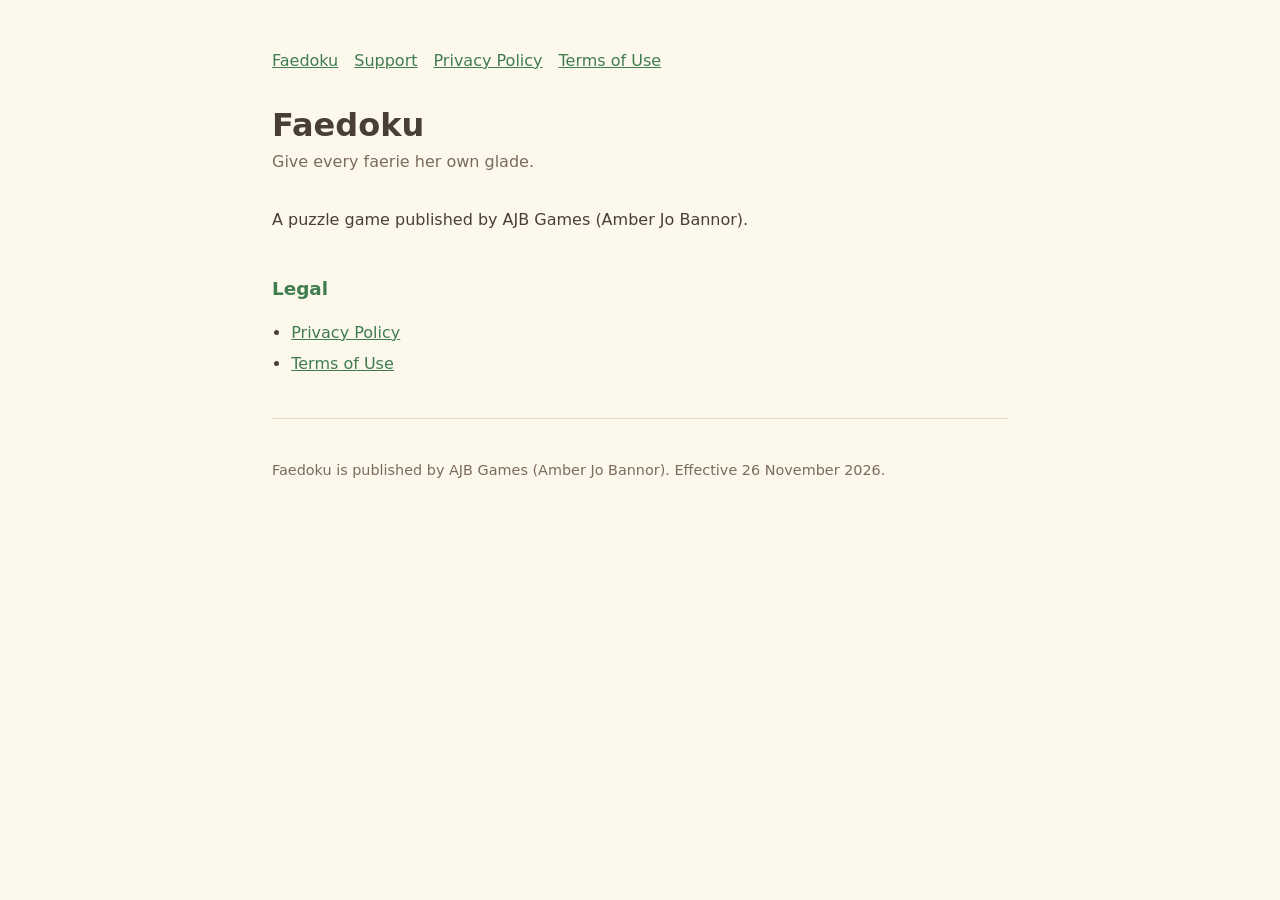
<file: index.html>
<!doctype html>
<html lang="en">
<head>
<meta charset="utf-8">
<meta name="viewport" content="width=device-width, initial-scale=1">
<title>Faedoku</title>
<meta name="description" content="Legal pages for the puzzle game Faedoku.">
<link rel="stylesheet" href="style.css">
</head>
<body>
<main>
<nav><a href="./">Faedoku</a><a href="support.html">Support</a><a href="privacy.html">Privacy Policy</a><a href="terms.html">Terms of Use</a></nav>

<h1>Faedoku</h1>
<p class="sub">Give every faerie her own glade.</p>
<p>A puzzle game published by AJB Games (Amber Jo Bannor).</p>
<h2>Legal</h2>
<ul>
<li><a href="privacy.html">Privacy Policy</a></li>
<li><a href="terms.html">Terms of Use</a></li>
</ul>

<hr>
<footer>Faedoku is published by AJB Games (Amber Jo Bannor). Effective 26 November 2026.</footer>
</main>
</body>
</html>
</file>
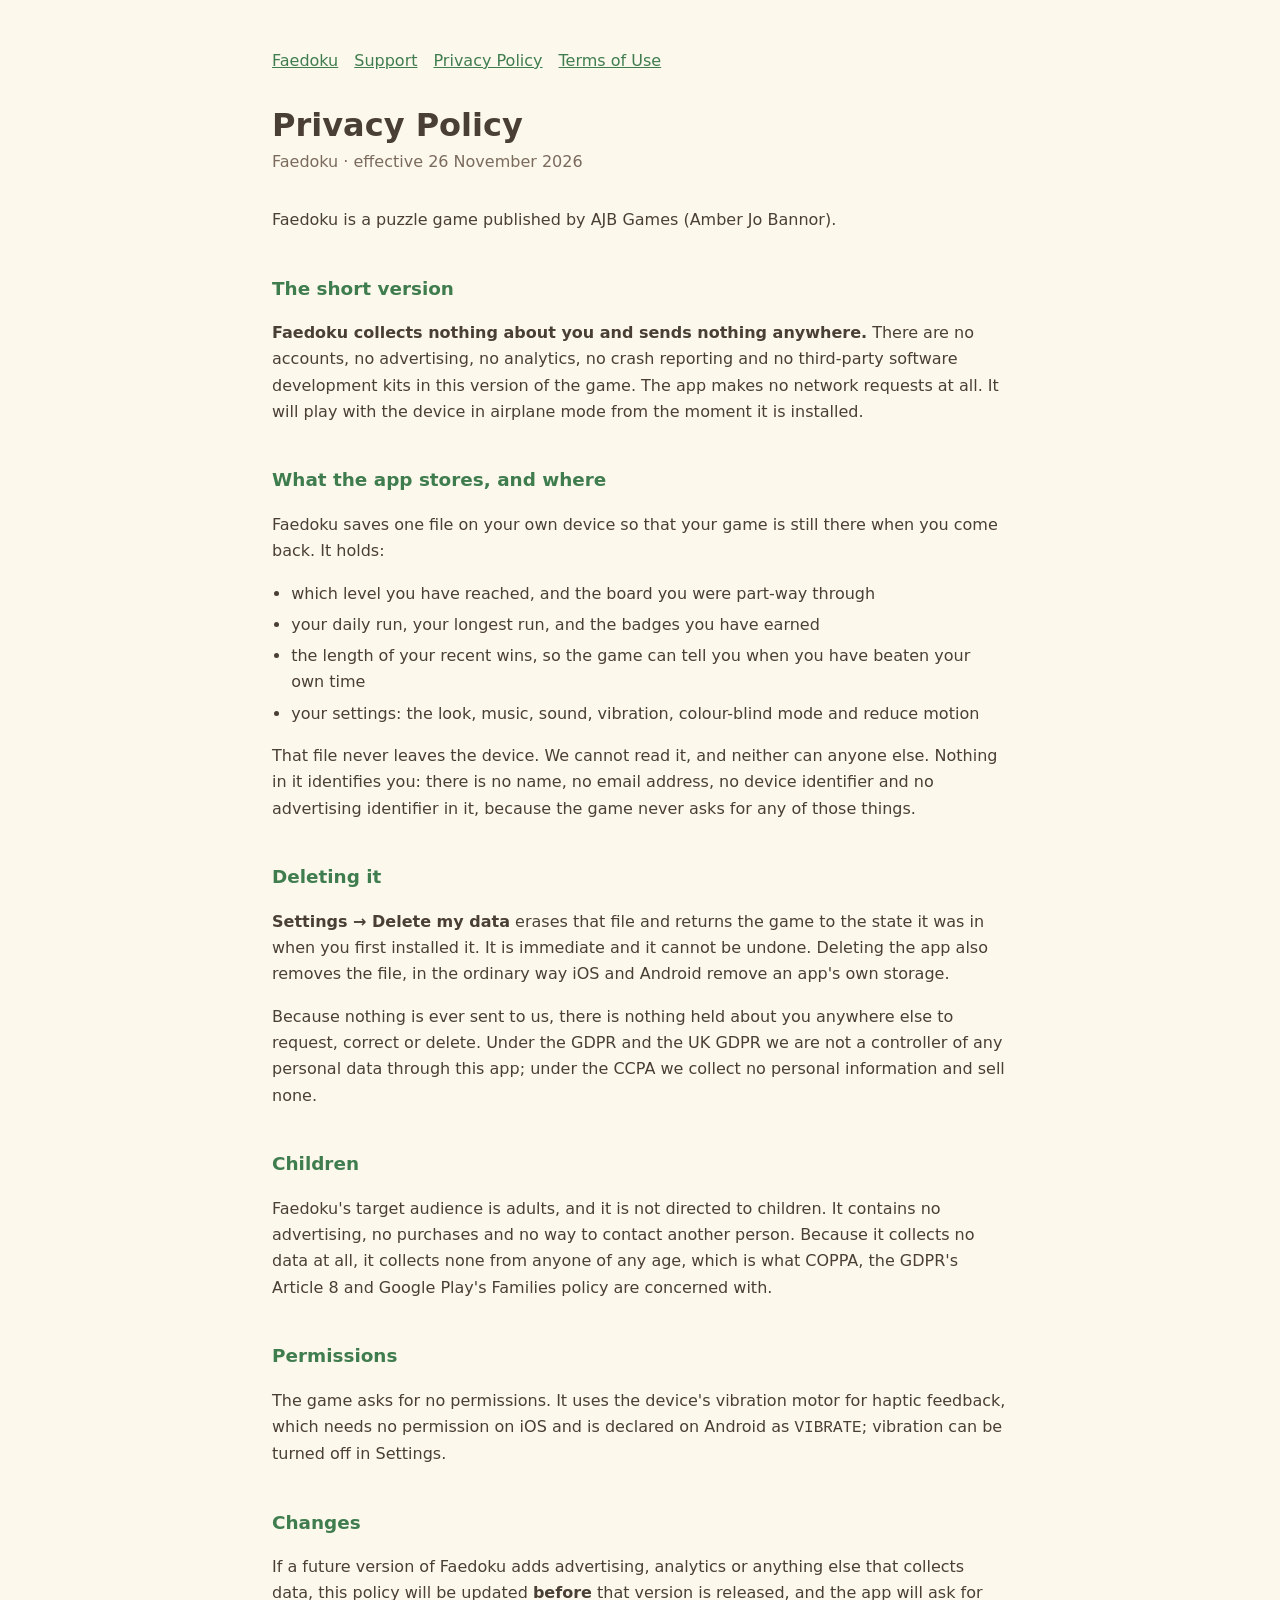
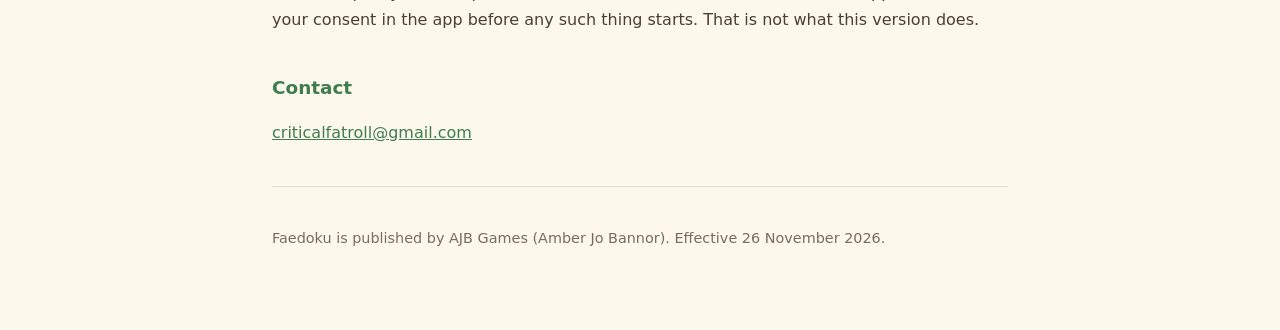
<file: privacy.html>
<!doctype html>
<html lang="en">
<head>
<meta charset="utf-8">
<meta name="viewport" content="width=device-width, initial-scale=1">
<title>Faedoku — Privacy Policy</title>
<meta name="description" content="What Faedoku stores on your device, and why it sends nothing anywhere.">
<link rel="stylesheet" href="style.css">
</head>
<body>
<main>
<nav><a href="./">Faedoku</a><a href="support.html">Support</a><a href="privacy.html">Privacy Policy</a><a href="terms.html">Terms of Use</a></nav>

<h1>Privacy Policy</h1>
<p class="sub">Faedoku &middot; effective 26 November 2026</p>

<p>Faedoku is a puzzle game published by AJB Games (Amber Jo Bannor).</p>

<h2>The short version</h2>
<p><strong>Faedoku collects nothing about you and sends nothing anywhere.</strong> There are
no accounts, no advertising, no analytics, no crash reporting and no third-party software
development kits in this version of the game. The app makes no network requests at all. It
will play with the device in airplane mode from the moment it is installed.</p>

<h2>What the app stores, and where</h2>
<p>Faedoku saves one file on your own device so that your game is still there when you come
back. It holds:</p>
<ul>
<li>which level you have reached, and the board you were part-way through</li>
<li>your daily run, your longest run, and the badges you have earned</li>
<li>the length of your recent wins, so the game can tell you when you have beaten your own time</li>
<li>your settings: the look, music, sound, vibration, colour-blind mode and reduce motion</li>
</ul>
<p>That file never leaves the device. We cannot read it, and neither can anyone else. Nothing
in it identifies you: there is no name, no email address, no device identifier and no
advertising identifier in it, because the game never asks for any of those things.</p>

<h2>Deleting it</h2>
<p><strong>Settings &rarr; Delete my data</strong> erases that file and returns the game to the
state it was in when you first installed it. It is immediate and it cannot be undone. Deleting
the app also removes the file, in the ordinary way iOS and Android remove an app's own storage.</p>
<p>Because nothing is ever sent to us, there is nothing held about you anywhere else to request,
correct or delete. Under the GDPR and the UK GDPR we are not a controller of any personal data
through this app; under the CCPA we collect no personal information and sell none.</p>

<h2>Children</h2>
<p>Faedoku's target audience is adults, and it is not directed to children. It contains no
advertising, no purchases and no way to contact another person. Because it collects no data at
all, it collects none from anyone of any age, which is what COPPA, the GDPR's Article 8 and
Google Play's Families policy are concerned with.</p>

<h2>Permissions</h2>
<p>The game asks for no permissions. It uses the device's vibration motor for haptic feedback,
which needs no permission on iOS and is declared on Android as <code>VIBRATE</code>; vibration
can be turned off in Settings.</p>

<h2>Changes</h2>
<p>If a future version of Faedoku adds advertising, analytics or anything else that collects
data, this policy will be updated <strong>before</strong> that version is released, and the app
will ask for your consent in the app before any such thing starts. That is not what this version
does.</p>

<h2>Contact</h2>
<p><a href="mailto:criticalfatroll@gmail.com">criticalfatroll@gmail.com</a></p>

<hr>
<footer>Faedoku is published by AJB Games (Amber Jo Bannor). Effective 26 November 2026.</footer>
</main>
</body>
</html>
</file>
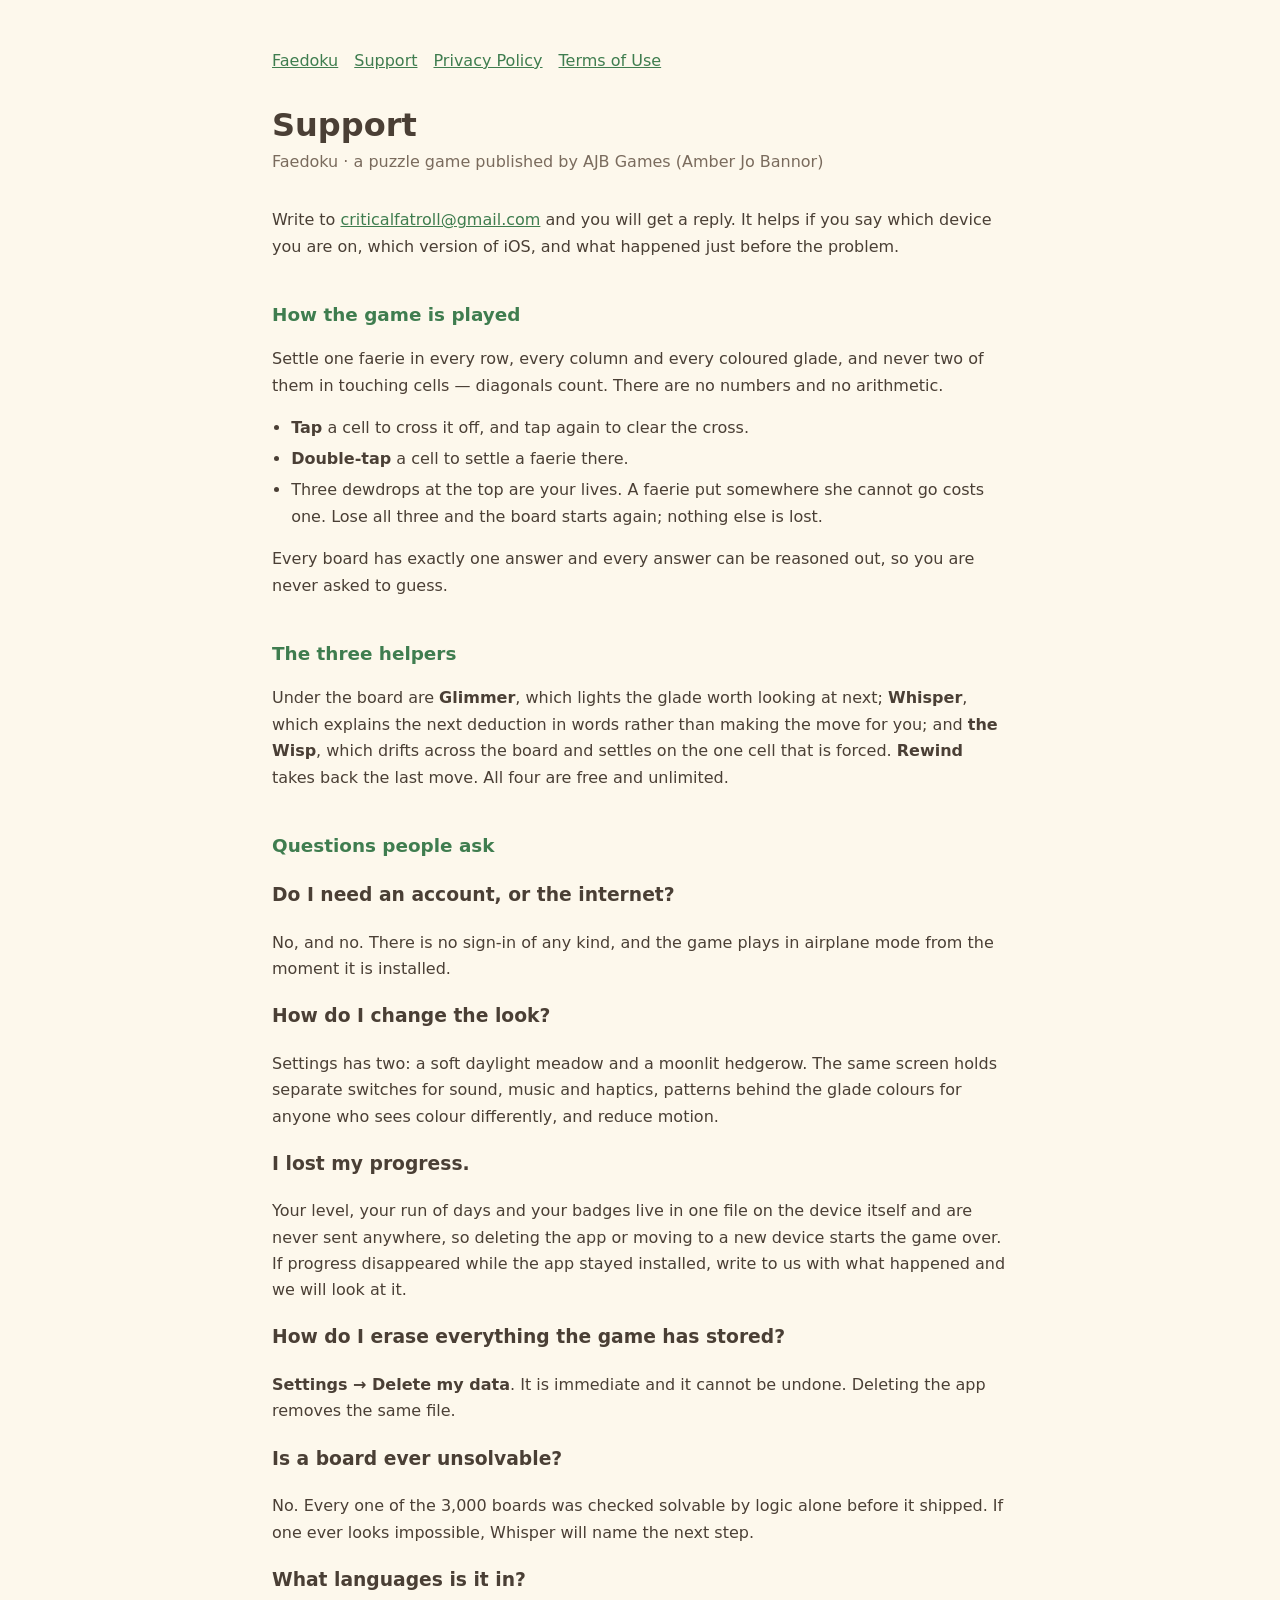
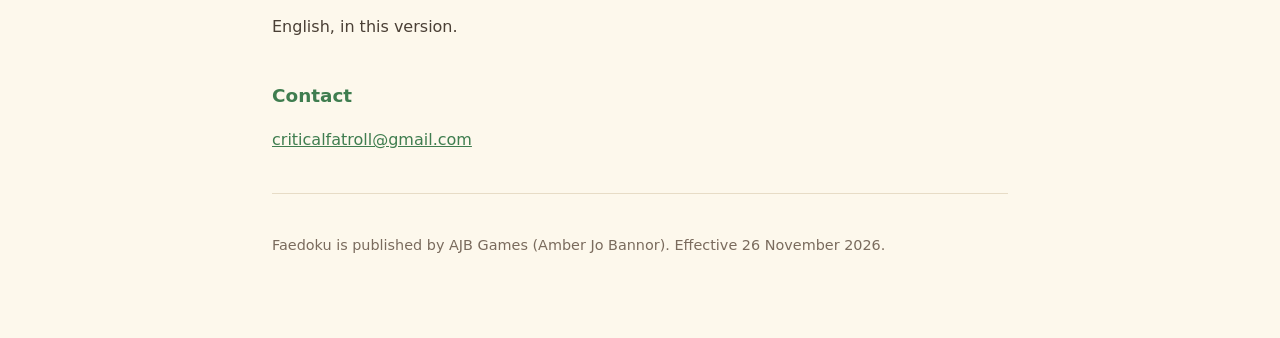
<file: support.html>
<!doctype html>
<html lang="en">
<head>
<meta charset="utf-8">
<meta name="viewport" content="width=device-width, initial-scale=1">
<title>Faedoku — Support</title>
<meta name="description" content="How to get help with Faedoku, and answers to the questions people ask most.">
<link rel="stylesheet" href="style.css">
</head>
<body>
<main>
<nav><a href="./">Faedoku</a><a href="support.html">Support</a><a href="privacy.html">Privacy Policy</a><a href="terms.html">Terms of Use</a></nav>

<h1>Support</h1>
<p class="sub">Faedoku &middot; a puzzle game published by AJB Games (Amber Jo Bannor)</p>

<p>Write to <a href="mailto:criticalfatroll@gmail.com">criticalfatroll@gmail.com</a> and you will
get a reply. It helps if you say which device you are on, which version of iOS, and what happened
just before the problem.</p>

<h2>How the game is played</h2>
<p>Settle one faerie in every row, every column and every coloured glade, and never two of them in
touching cells &mdash; diagonals count. There are no numbers and no arithmetic.</p>
<ul>
<li><strong>Tap</strong> a cell to cross it off, and tap again to clear the cross.</li>
<li><strong>Double-tap</strong> a cell to settle a faerie there.</li>
<li>Three dewdrops at the top are your lives. A faerie put somewhere she cannot go costs one.
Lose all three and the board starts again; nothing else is lost.</li>
</ul>
<p>Every board has exactly one answer and every answer can be reasoned out, so you are never
asked to guess.</p>

<h2>The three helpers</h2>
<p>Under the board are <strong>Glimmer</strong>, which lights the glade worth looking at next;
<strong>Whisper</strong>, which explains the next deduction in words rather than making the move
for you; and <strong>the Wisp</strong>, which drifts across the board and settles on the one cell
that is forced. <strong>Rewind</strong> takes back the last move. All four are free and unlimited.</p>

<h2>Questions people ask</h2>

<h3>Do I need an account, or the internet?</h3>
<p>No, and no. There is no sign-in of any kind, and the game plays in airplane mode from the
moment it is installed.</p>

<h3>How do I change the look?</h3>
<p>Settings has two: a soft daylight meadow and a moonlit hedgerow. The same screen holds separate
switches for sound, music and haptics, patterns behind the glade colours for anyone who sees colour
differently, and reduce motion.</p>

<h3>I lost my progress.</h3>
<p>Your level, your run of days and your badges live in one file on the device itself and are
never sent anywhere, so deleting the app or moving to a new device starts the game over. If
progress disappeared while the app stayed installed, write to us with what happened and we will
look at it.</p>

<h3>How do I erase everything the game has stored?</h3>
<p><strong>Settings &rarr; Delete my data</strong>. It is immediate and it cannot be undone.
Deleting the app removes the same file.</p>

<h3>Is a board ever unsolvable?</h3>
<p>No. Every one of the 3,000 boards was checked solvable by logic alone before it shipped. If one
ever looks impossible, Whisper will name the next step.</p>

<h3>What languages is it in?</h3>
<p>English, in this version.</p>

<h2>Contact</h2>
<p><a href="mailto:criticalfatroll@gmail.com">criticalfatroll@gmail.com</a></p>

<hr>
<footer>Faedoku is published by AJB Games (Amber Jo Bannor). Effective 26 November 2026.</footer>
</main>
</body>
</html>
</file>
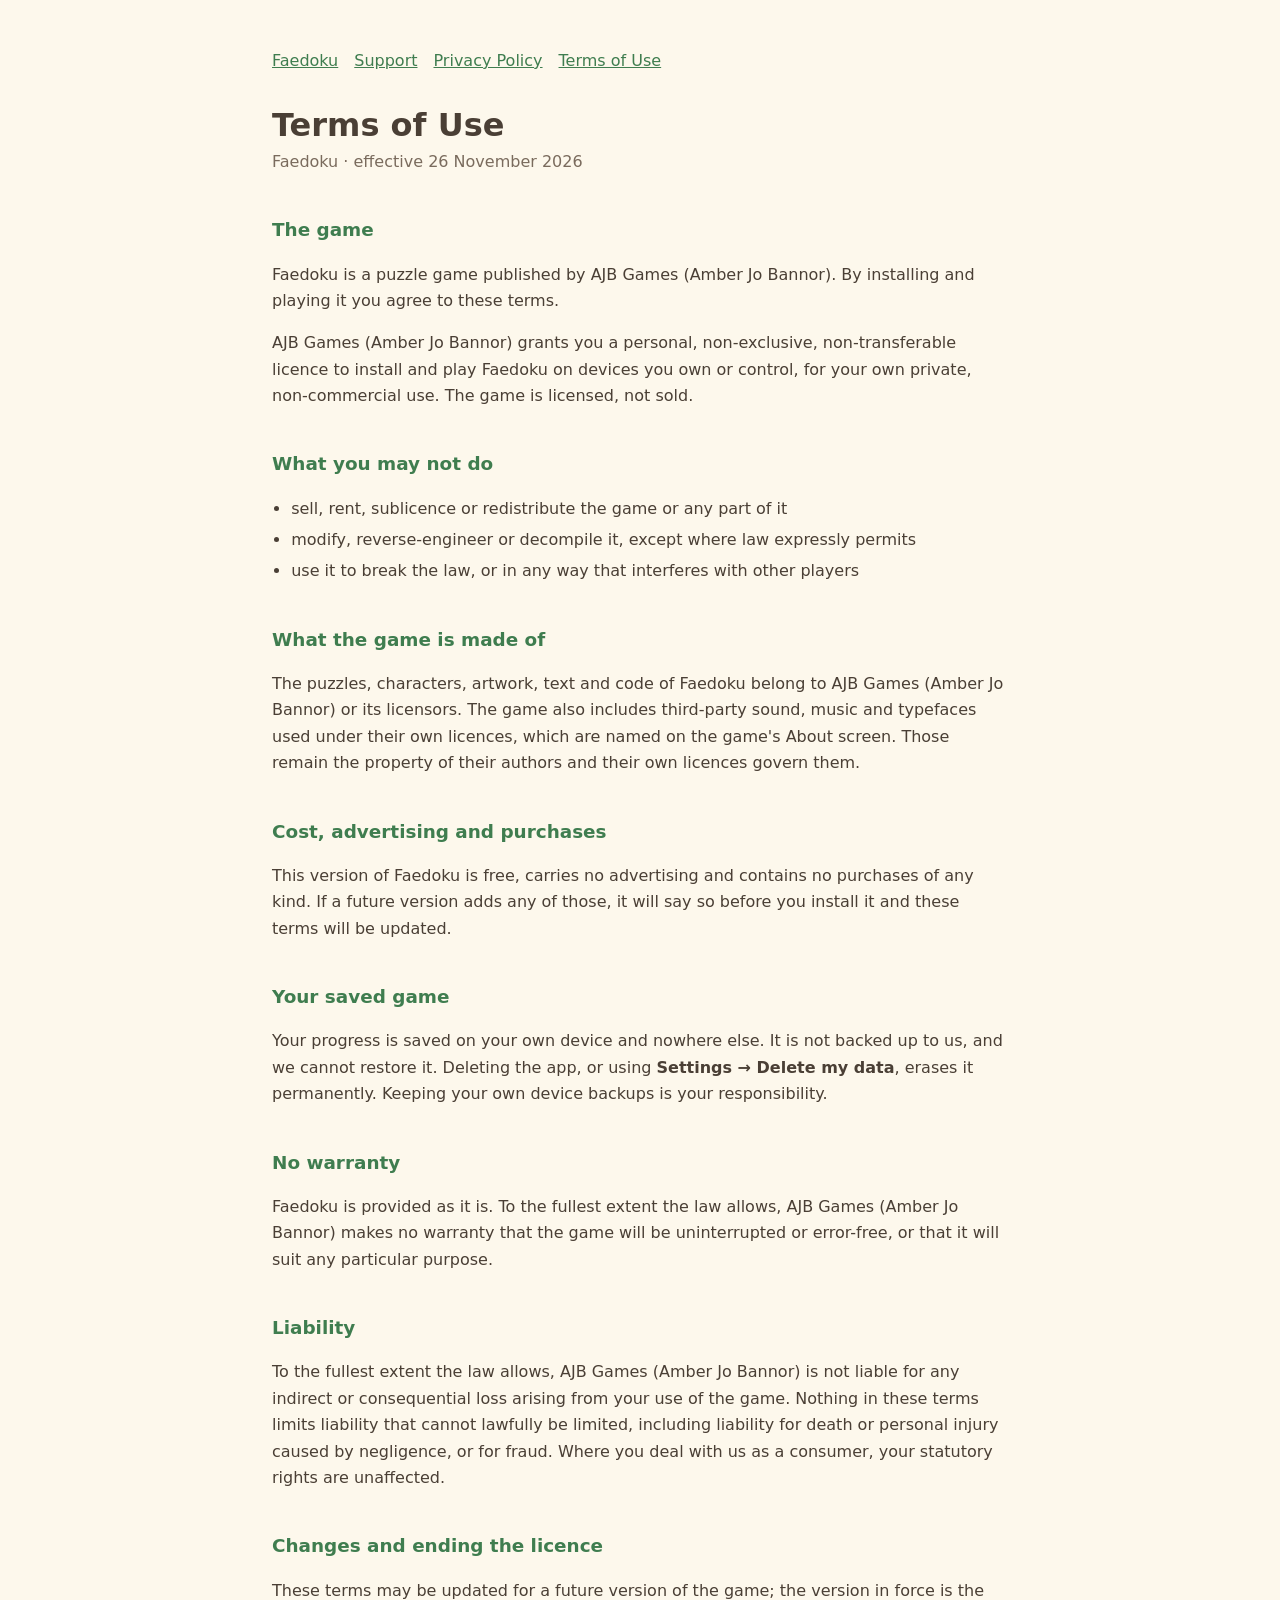
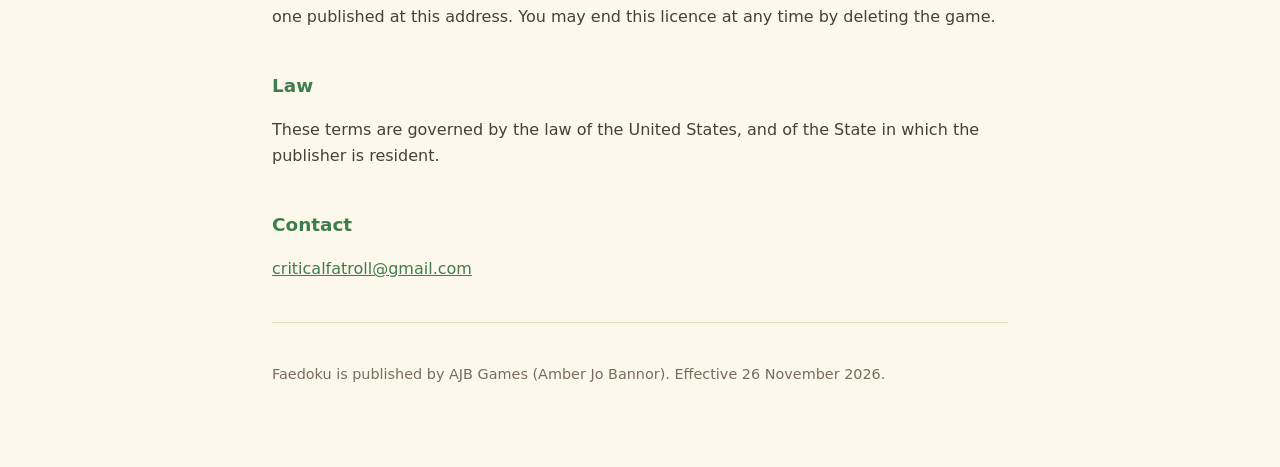
<file: terms.html>
<!doctype html>
<html lang="en">
<head>
<meta charset="utf-8">
<meta name="viewport" content="width=device-width, initial-scale=1">
<title>Faedoku — Terms of Use</title>
<meta name="description" content="The licence to play Faedoku, what you may not do, and the limits of liability.">
<link rel="stylesheet" href="style.css">
</head>
<body>
<main>
<nav><a href="./">Faedoku</a><a href="support.html">Support</a><a href="privacy.html">Privacy Policy</a><a href="terms.html">Terms of Use</a></nav>

<h1>Terms of Use</h1>
<p class="sub">Faedoku &middot; effective 26 November 2026</p>

<h2>The game</h2>
<p>Faedoku is a puzzle game published by AJB Games (Amber Jo Bannor). By installing and playing it you agree to these
terms.</p>
<p>AJB Games (Amber Jo Bannor) grants you a personal, non-exclusive, non-transferable licence to install and play
Faedoku on devices you own or control, for your own private, non-commercial use. The game is
licensed, not sold.</p>

<h2>What you may not do</h2>
<ul>
<li>sell, rent, sublicence or redistribute the game or any part of it</li>
<li>modify, reverse-engineer or decompile it, except where law expressly permits</li>
<li>use it to break the law, or in any way that interferes with other players</li>
</ul>

<h2>What the game is made of</h2>
<p>The puzzles, characters, artwork, text and code of Faedoku belong to AJB Games (Amber Jo Bannor) or its licensors.
The game also includes third-party sound, music and typefaces used under their own licences,
which are named on the game's About screen. Those remain the property of their authors and
their own licences govern them.</p>

<h2>Cost, advertising and purchases</h2>
<p>This version of Faedoku is free, carries no advertising and contains no purchases of any
kind. If a future version adds any of those, it will say so before you install it and these
terms will be updated.</p>

<h2>Your saved game</h2>
<p>Your progress is saved on your own device and nowhere else. It is not backed up to us, and we
cannot restore it. Deleting the app, or using <strong>Settings &rarr; Delete my data</strong>,
erases it permanently. Keeping your own device backups is your responsibility.</p>

<h2>No warranty</h2>
<p>Faedoku is provided as it is. To the fullest extent the law allows, AJB Games (Amber Jo Bannor) makes no warranty
that the game will be uninterrupted or error-free, or that it will suit any particular purpose.</p>

<h2>Liability</h2>
<p>To the fullest extent the law allows, AJB Games (Amber Jo Bannor) is not liable for any indirect or consequential
loss arising from your use of the game. Nothing in these terms limits liability that cannot
lawfully be limited, including liability for death or personal injury caused by negligence, or
for fraud. Where you deal with us as a consumer, your statutory rights are unaffected.</p>

<h2>Changes and ending the licence</h2>
<p>These terms may be updated for a future version of the game; the version in force is the one
published at this address. You may end this licence at any time by deleting the game.</p>

<h2>Law</h2>
<p>These terms are governed by the law of the United States, and of the State in which the publisher is resident.</p>

<h2>Contact</h2>
<p><a href="mailto:criticalfatroll@gmail.com">criticalfatroll@gmail.com</a></p>

<hr>
<footer>Faedoku is published by AJB Games (Amber Jo Bannor). Effective 26 November 2026.</footer>
</main>
</body>
</html>
</file>
<file: style.css>
:root{
  --bg:#fdf8ec; --fg:#4a3f35; --muted:#7a6b5d; --accent:#3f7d4f;
  --card:#fffdf7; --line:#e7dcc6;
}
:root[data-theme="dark"]{
  --bg:#1b1f1c; --fg:#e8e2d6; --muted:#a79e90; --accent:#8fc39c;
  --card:#23282400; --line:#333a34;
}
@media (prefers-color-scheme:dark){
  :root:not([data-theme="light"]){
    --bg:#1b1f1c; --fg:#e8e2d6; --muted:#a79e90; --accent:#8fc39c;
    --card:#232824; --line:#333a34;
  }
}
*{box-sizing:border-box}
body{
  margin:0; background:var(--bg); color:var(--fg);
  font:16px/1.65 ui-rounded,"Nunito","Segoe UI",system-ui,-apple-system,sans-serif;
  padding:0 16px;
}
main{max-width:46rem;margin:0 auto;padding:3rem 0 5rem}
h1{font-size:2rem;line-height:1.2;margin:0 0 .25rem}
h2{font-size:1.15rem;margin:2.5rem 0 .5rem;color:var(--accent)}
.sub{color:var(--muted);margin:0 0 2rem}
a{color:var(--accent)}
ul{padding-left:1.2rem}
li{margin:.3rem 0}
strong{color:var(--fg)}
hr{border:0;border-top:1px solid var(--line);margin:2.5rem 0}
footer{color:var(--muted);font-size:.9rem}
nav{margin-bottom:2rem}
nav a{margin-right:1rem}
</file>
